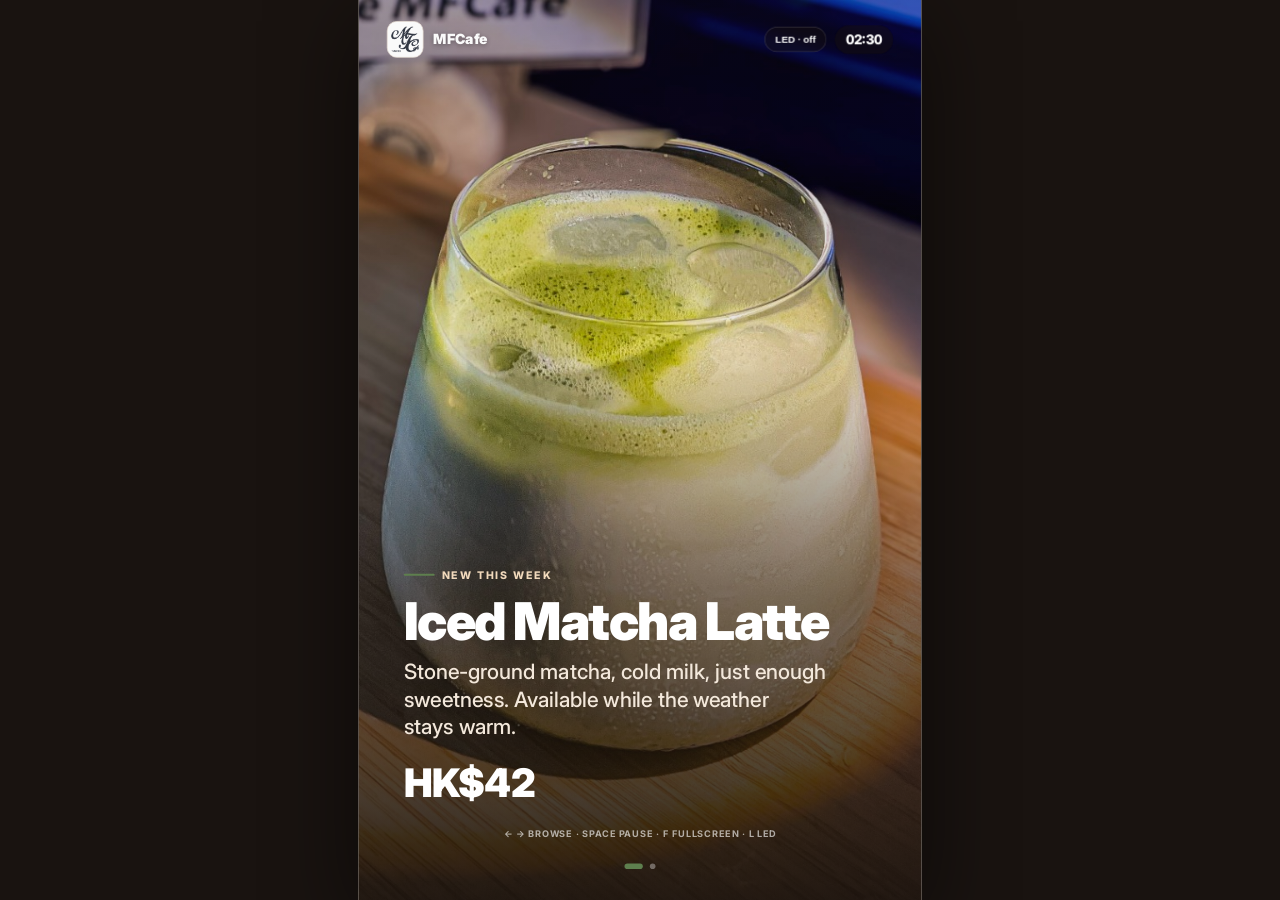
<file: poster.html>
<!DOCTYPE html>
<html lang="en">
<head>
<meta charset="UTF-8">
<meta name="viewport" content="width=device-width, initial-scale=1.0">
<title>MFCafe — Poster Screen</title>
<link rel="preconnect" href="https://fonts.googleapis.com">
<link rel="preconnect" href="https://fonts.gstatic.com" crossorigin>
<link href="https://fonts.googleapis.com/css2?family=Inter:wght@400;500;600;700;800;900&display=swap" rel="stylesheet">
<style>
  /* ============================================================
     MFCafe poster board — built for the Lakala USB screen
     (ESP32-P4 + SC7705, 800 x 1280 portrait).
     The canvas is authored at exactly 800x1280 and scaled to fit,
     so the layout never reflows on a different window size.
     ============================================================ */
  :root{
    --cream:#FBF6EF; --espresso:#2E211A; --mocha:#6B4E3D;
    --caramel:#C0803F; --caramel-soft:#E9C9A3; --line:#EDE3D7;
    --accent:#C0803F;
  }
  *{ box-sizing:border-box; -webkit-tap-highlight-color:transparent; }
  html,body{ height:100%; margin:0; }
  body{
    background:#191310; color:var(--espresso);
    font-family:'Inter',system-ui,-apple-system,'Segoe UI',sans-serif;
    display:flex; align-items:center; justify-content:center; overflow:hidden;
  }
  #frame{
    position:relative; width:800px; height:1280px; flex:0 0 auto;
    background:var(--cream); overflow:hidden;
    transform-origin:center center;
    box-shadow:0 30px 120px rgba(0,0,0,.55);
  }

  /* ---------- slides ---------- */
  #slides{ position:absolute; inset:0; }
  .slide{
    position:absolute; inset:0; opacity:0; visibility:hidden;
    transition:opacity .7s ease, visibility .7s;
    display:flex; flex-direction:column;
  }
  .slide.on{ opacity:1; visibility:visible; }
  .slide .media{ position:absolute; inset:0; background:#E7DDD0; }
  .slide .media img{ width:100%; height:100%; object-fit:cover; display:block; }
  .slide .scrim{
    position:absolute; inset:0;
    background:linear-gradient(to top, rgba(24,17,13,.92) 0%, rgba(24,17,13,.55) 34%, rgba(24,17,13,.08) 62%, rgba(24,17,13,.28) 100%);
  }
  .slide .copy{
    position:absolute; left:64px; right:64px; bottom:132px; color:#fff;
  }
  .kicker{
    display:inline-flex; align-items:center; gap:10px;
    font-size:15px; font-weight:800; letter-spacing:.18em; text-transform:uppercase;
    color:#F1D9BC; margin-bottom:18px;
  }
  .kicker::before{ content:""; width:44px; height:3px; border-radius:3px; background:var(--accent); }
  h1{ margin:0; font-size:74px; line-height:1.03; font-weight:900; letter-spacing:-.03em; text-wrap:balance; }
  h2{ margin:14px 0 0; font-size:30px; line-height:1.32; font-weight:500; color:#F3E8DB; text-wrap:pretty; }
  .price-row{ display:flex; align-items:baseline; gap:18px; margin-top:26px; flex-wrap:wrap; }
  .price{ font-size:56px; font-weight:900; letter-spacing:-.02em; color:#fff; }
  .was{ font-size:30px; font-weight:600; color:rgba(255,255,255,.55); text-decoration:line-through; }
  .badge{
    display:inline-flex; align-items:center; padding:8px 16px; border-radius:999px;
    background:var(--caramel); color:#2E211A; font-size:18px; font-weight:900;
    letter-spacing:.04em; text-transform:uppercase;
  }

  /* ---------- editorial (no photo) slide ---------- */
  .slide.paper{ background:var(--cream); }
  .slide.paper .copy{ color:var(--espresso); bottom:150px; }
  .slide.paper .kicker{ color:var(--mocha); }
  .slide.paper h1{ font-size:82px; }
  .slide.paper h2{ color:var(--mocha); }
  .paper-mark{
    position:absolute; right:-70px; top:-70px; width:420px; height:420px; border-radius:50%;
    background:radial-gradient(circle at 30% 30%, var(--caramel-soft), transparent 68%);
    opacity:.55;
  }
  .logo-plate{
    position:absolute; left:64px; top:64px; display:flex; align-items:center; gap:18px;
  }
  .logo-plate img{
    width:72px; height:72px; border-radius:20px; background:#fff;
    border:1px solid var(--line); padding:7px; object-fit:contain;
  }
  .logo-plate .wordmark{ font-size:26px; font-weight:900; letter-spacing:-.02em; }

  /* ---------- menu picks grid ---------- */
  .slide.grid{ background:var(--cream); padding:150px 64px 150px; }
  .slide.grid .head{ margin-bottom:34px; }
  .slide.grid .head .kicker{ color:var(--mocha); margin-bottom:10px; }
  .slide.grid .head h1{ font-size:56px; color:var(--espresso); }
  .cards{ display:grid; gap:22px; flex:1; }
  .cards.two{ grid-template-columns:1fr 1fr; }
  .cards.three{ grid-template-columns:1fr; }
  .card{
    position:relative; border-radius:28px; overflow:hidden; background:#fff;
    border:1px solid var(--line); display:flex; flex-direction:column; min-height:0;
  }
  .card .thumb{ position:relative; flex:1; min-height:0; background:#EFE6D9; }
  .card .thumb img{ position:absolute; inset:0; width:100%; height:100%; object-fit:cover; }
  .card .label{
    padding:20px 22px 22px; display:flex; align-items:flex-end; justify-content:space-between; gap:12px;
  }
  .card .name{ font-size:24px; font-weight:800; line-height:1.2; letter-spacing:-.01em; }
  .card .cat{ font-size:13px; font-weight:700; letter-spacing:.14em; text-transform:uppercase; color:#96826E; margin-bottom:6px; }
  .card .p{ font-size:26px; font-weight:900; white-space:nowrap; }
  .card .p s{ display:block; font-size:15px; font-weight:600; color:#B3A292; text-align:right; }
  .badge-float{
    position:absolute; left:18px; top:18px; padding:7px 14px; border-radius:999px;
    background:var(--caramel); color:#2E211A; font-size:14px; font-weight:900; letter-spacing:.05em;
  }

  /* ---------- chrome: logo, clock, dots ---------- */
  #topbar{
    position:absolute; left:0; right:0; top:0; height:112px; z-index:6;
    display:flex; align-items:center; justify-content:space-between;
    padding:0 40px; pointer-events:none;
  }
  #topbar .brand{ display:flex; align-items:center; gap:14px; opacity:.96; }
  #topbar .brand img{
    width:52px; height:52px; border-radius:14px; background:#fff; padding:5px;
    border:1px solid var(--line); object-fit:contain;
  }
  #topbar .brand span{ font-size:20px; font-weight:900; letter-spacing:-.01em; color:#fff; text-shadow:0 1px 8px rgba(0,0,0,.35); }
  #topbar.right-dark .brand span{ color:var(--espresso); text-shadow:none; }
  #meta{ display:flex; align-items:center; gap:12px; }
  #clock{
    font-variant-numeric:tabular-nums; font-size:19px; font-weight:800;
    padding:9px 15px; border-radius:999px; color:#fff;
    background:rgba(24,17,13,.42); backdrop-filter:blur(8px);
  }
  #topbar.right-dark #clock{ color:var(--espresso); background:rgba(255,255,255,.6); border:1px solid var(--line); }
  #ledChip{
    font-size:14px; font-weight:800; padding:9px 14px; border-radius:999px;
    background:rgba(24,17,13,.42); color:#fff; backdrop-filter:blur(8px);
    border:1px solid rgba(255,255,255,.16); cursor:pointer; pointer-events:auto;
  }
  #ledChip.on{ background:rgba(192,128,63,.92); color:#2E211A; border-color:transparent; }
  #topbar.right-dark #ledChip{ color:var(--espresso); background:rgba(255,255,255,.6); border-color:var(--line); }
  #topbar.right-dark #ledChip.on{ background:var(--caramel); color:#2E211A; }

  #dots{
    position:absolute; left:0; right:0; bottom:44px; z-index:6;
    display:flex; align-items:center; justify-content:center; gap:10px;
  }
  #dots i{
    width:8px; height:8px; border-radius:50%; background:rgba(255,255,255,.35);
    transition:all .3s ease; display:block;
  }
  #dots.light i{ background:rgba(46,33,26,.2); }
  #dots i.on{ width:26px; border-radius:999px; background:var(--accent); }

  #hint{
    position:absolute; left:50%; bottom:86px; transform:translateX(-50%); z-index:6;
    font-size:13px; font-weight:700; letter-spacing:.08em; text-transform:uppercase;
    color:rgba(255,255,255,.62); white-space:nowrap; transition:opacity .6s ease;
  }
  #hint.light{ color:rgba(46,33,26,.45); }
  #hint.gone{ opacity:0; }

  /* ---------- states ---------- */
  #empty{
    position:absolute; inset:0; z-index:7; display:none;
    flex-direction:column; align-items:center; justify-content:center; gap:18px;
    background:var(--cream); text-align:center; padding:80px;
  }
  #empty.show{ display:flex; }
  #empty h3{ margin:0; font-size:34px; font-weight:900; letter-spacing:-.02em; }
  #empty p{ margin:0; font-size:19px; line-height:1.6; color:var(--mocha); max-width:520px; }
  #empty code{
    font-size:16px; background:#fff; border:1px solid var(--line); border-radius:10px; padding:6px 10px;
  }
  #boot{
    position:absolute; inset:0; z-index:9; background:var(--cream);
    display:flex; align-items:center; justify-content:center; transition:opacity .5s ease;
  }
  #boot.hide{ opacity:0; pointer-events:none; }
  .spinner{
    width:34px; height:34px; border-radius:50%;
    border:3px solid var(--line); border-top-color:var(--caramel);
    animation:spin .9s linear infinite;
  }
  @keyframes spin{ to{ transform:rotate(360deg) } }
  @media (prefers-reduced-motion:reduce){
    .slide{ transition:none; }
    .spinner{ animation:none; }
  }
</style>
</head>
<body>

<div id="frame">
  <div id="slides"></div>

  <div id="topbar">
    <div class="brand">
      <img src="assets/mfcafe-logo.png" alt="">
      <span>MFCafe</span>
    </div>
    <div id="meta">
      <button id="ledChip" title="Sync the external LED controller with the current poster">LED · off</button>
      <div id="clock">--:--</div>
    </div>
  </div>

  <div id="hint">← → browse · space pause · F fullscreen · L LED</div>
  <div id="dots"></div>

  <div id="empty">
    <h3>No posters yet</h3>
    <p>Drop JPG/PNG files into <code>assets/posters/</code> and list them in
       <code>assets/posters/manifest.json</code>. Menu picks and the admin promo
       appear automatically.</p>
  </div>

  <div id="boot"><div class="spinner"></div></div>
</div>

<script>
  const APPS_SCRIPT_URL = "https://script.google.com/macros/s/AKfycby3OrR1Vbk87gEZ2gCersU6Hbct7J052oAw_OkedvQDQcvEAHEttGGEkAOlJUwSdpP8lw/exec";

  const SLIDE_MS = 12000;          // default dwell time
  const MANIFEST = "assets/posters/manifest.json";

  // Used when the page is opened straight from disk (file://), where fetch()
  // of a local JSON file is blocked by the browser.
  const FALLBACK_POSTERS = [
    { src: "assets/cropped-coldmatchalatte.jpg", kicker: "Cold", title: "Matcha Latte", caption: "Iced, shaken, not stirred", price: 42, accent: "#6E8B5B", seconds: 12000 },
    { src: "assets/cropped-coldhojichalatte.jpg", kicker: "Cold", title: "Hojicha Latte", caption: "Roasted tea, creamy finish", price: 40, accent: "#A9713F", seconds: 12000 },
  ];

  const state = {
    posters: [],      // manual entries from the manifest
    autos: [],        // promo / offer / picks built from the backend
    slides: [],       // rendered deck
    index: 0,
    paused: false,
    timer: null,
    accent: "#C0803F",
    menuSig: "",
  };

  /* ---------------- fit the 800x1280 canvas ---------------- */
  function fitFrame() {
    const frame = document.getElementById("frame");
    const k = Math.min(window.innerWidth / 800, window.innerHeight / 1280);
    frame.style.transform = `scale(${k})`;
  }
  window.addEventListener("resize", fitFrame);
  fitFrame();

  /* ---------------- clock ---------------- */
  function tickClock() {
    const now = new Date();
    document.getElementById("clock").textContent =
      now.toLocaleTimeString([], { hour: "2-digit", minute: "2-digit", hour12: false });
  }
  setInterval(tickClock, 10000);
  tickClock();

  /* ---------------- helpers ---------------- */
  const money = v => "HK$" + (Math.round(Number(v) * 10) / 10).toFixed(0);
  const esc = s => String(s == null ? "" : s).replace(/[&<>"']/g, c =>
    ({ "&": "&amp;", "<": "&lt;", ">": "&gt;", '"': "&quot;", "'": "&#39;" }[c]));
  const num = v => { const n = Number(v); return Number.isFinite(n) ? n : 0; };

  function loadImage(src) {
    return new Promise((resolve, reject) => {
      const img = new Image();
      img.onload = () => resolve(src);
      img.onerror = reject;
      img.src = src;
    });
  }

  /* ---------------- manual posters ---------------- */
  async function loadManifest() {
    try {
      const res = await fetch(`${MANIFEST}?v=${Date.now()}`, { cache: "no-store" });
      if (!res.ok) throw new Error(res.status);
      const data = await res.json();
      const list = Array.isArray(data) ? data : (data.posters || []);
      state.posters = list.filter(p => p && p.src);
    } catch (err) {
      state.posters = FALLBACK_POSTERS.slice();
    }
  }

  /* ---------------- backend content ---------------- */
  async function loadRemote() {
    try {
      const res = await fetch(`${APPS_SCRIPT_URL}?action=getInitialData&_t=${Date.now()}`, { cache: "no-store" });
      const data = await res.json();
      state.menuSig = JSON.stringify([
        (data.menu || []).map(i => [i.name, i.price, i.offerPrice, i.imageUrl, i.available, i.soldOut]),
        data.promoPopup || null,
      ]);
      state.autos = buildAutos(data);
    } catch (err) {
      state.autos = [];
    }
  }

  function buildAutos(data) {
    const out = [];
    const promo = data.promoPopup || {};
    if (promo.active && (promo.title || promo.imageUrl)) {
      out.push({
        type: "promo",
        kicker: "Now on",
        title: promo.title || "Today at MFCafe",
        body: promo.body || "",
        img: promo.imageUrl || "",
        accent: "#C0803F",
        seconds: 12000,
      });
    }

    const menu = (data.menu || []).filter(i =>
      i && i.available !== false && !i.soldOut && !i.isSnack && !i.coldPaused);

    const offers = menu
      .filter(i => num(i.offerPrice) > 0 && num(i.offerPrice) < num(i.price))
      .sort((a, b) => num(a.offerPrice) / num(a.price) - num(b.offerPrice) / num(b.price))
      .slice(0, 2);

    offers.forEach(i => {
      out.push({
        type: "offer",
        kicker: "Today's offer",
        title: i.name,
        body: i.description || "",
        img: i.imageUrl || "",
        price: num(i.offerPrice),
        was: num(i.price),
        accent: "#B4532F",
        seconds: 12000,
      });
    });

    const picks = menu.filter(i => i.imageUrl).slice(0, 6);
    for (let n = 0; n < picks.length; n += 3) {
      out.push({
        type: "picks",
        kicker: "Fresh from the bar",
        title: n === 0 ? "Today's picks" : "More to love",
        items: picks.slice(n, n + 3),
        accent: "#C0803F",
        seconds: 14000,
      });
    }
    return out;
  }

  /* ---------------- rendering ---------------- */
  function slideFromPoster(p) {
    return {
      type: "photo",
      kicker: p.kicker || "MFCafe",
      title: p.title || "",
      body: p.caption || "",
      img: p.src,
      price: p.price != null ? num(p.price) : null,
      was: p.was != null ? num(p.was) : null,
      accent: p.accent || "#C0803F",
      seconds: Math.max(4000, num(p.seconds) || SLIDE_MS),
    };
  }

  function el(html) {
    const t = document.createElement("template");
    t.innerHTML = html.trim();
    return t.content.firstElementChild;
  }

  function pickCard(item) {
    const off = num(item.offerPrice) > 0 && num(item.offerPrice) < num(item.price);
    return `<div class="card">
      <div class="thumb">${item.imageUrl ? `<img src="${esc(item.imageUrl)}" alt="">` : ""}</div>
      ${off ? `<span class="badge-float">Offer</span>` : ""}
      <div class="label">
        <div>
          <div class="cat">${esc(item.category || "Drink")}</div>
          <div class="name">${esc(item.name)}</div>
        </div>
        <div class="p">${money(off ? item.offerPrice : item.price)}${off ? `<s>${money(item.price)}</s>` : ""}</div>
      </div>
    </div>`;
  }

  function slideMarkup(s) {
    if (s.type === "picks") {
      const cols = s.items.length <= 1 ? "three" : (s.items.length === 2 ? "two" : "three");
      return `<div class="slide paper grid">
        <div class="logo-plate"><img src="assets/mfcafe-logo.png" alt=""><div class="wordmark">MFCafe</div></div>
        <div class="head">
          <div class="kicker">${esc(s.kicker)}</div>
          <h1>${esc(s.title)}</h1>
        </div>
        <div class="cards ${cols}">${s.items.map(pickCard).join("")}</div>
      </div>`;
    }

    if (s.type === "offer" || s.type === "promo" || s.type === "photo") {
      const photo = s.img ? `<div class="media"><img src="${esc(s.img)}" alt=""></div><div class="scrim"></div>` : "";
      const paper = s.img ? "" : " paper";
      const mark = s.img ? "" : `<div class="paper-mark"></div>`;
      const plate = s.img ? "" : `<div class="logo-plate"><img src="assets/mfcafe-logo.png" alt=""><div class="wordmark">MFCafe</div></div>`;
      const badge = s.type === "offer" ? `<span class="badge">Save ${Math.max(1, Math.round((1 - s.price / s.was) * 100))}%</span>` : "";
      const prices = s.price != null
        ? `<div class="price-row"><span class="price" style="color:${s.img ? "#fff" : "var(--espresso)"}">${money(s.price)}</span>${s.was != null ? `<span class="was" style="${s.img ? "" : "color:#A8988A"}">${money(s.was)}</span>` : ""}${badge}</div>`
        : "";
      return `<div class="slide${paper}" style="--accent:${esc(s.accent)}">
        ${photo}${mark}${plate}
        <div class="copy">
          <div class="kicker">${esc(s.kicker)}</div>
          <h1>${esc(s.title)}</h1>
          ${s.body ? `<h2>${esc(s.body)}</h2>` : ""}
          ${prices}
        </div>
      </div>`;
    }
    return "";
  }

  function deck() {
    return [...state.posters.map(slideFromPoster), ...state.autos];
  }

  function render() {
    const host = document.getElementById("slides");
    const dots = document.getElementById("dots");
    state.slides = deck();

    host.innerHTML = "";
    dots.innerHTML = "";
    document.getElementById("empty").classList.toggle("show", state.slides.length === 0);
    if (!state.slides.length) return;

    state.slides.forEach((s, i) => {
      const node = el(slideMarkup(s));
      if (!node) return;
      node.dataset.i = i;
      host.appendChild(node);
      dots.appendChild(el(`<i data-i="${i}"></i>`));
    });

    if (state.index >= state.slides.length) state.index = 0;
    show(state.index, true);
  }

  function show(i, silent) {
    const slides = document.querySelectorAll(".slide");
    if (!slides.length) return;
    state.index = (i + slides.length) % slides.length;
    slides.forEach((n, k) => n.classList.toggle("on", k === state.index));

    const s = state.slides[state.index];
    document.querySelectorAll("#dots i").forEach((d, k) => d.classList.toggle("on", k === state.index));

    const light = s.type === "picks" || !s.img;
    document.getElementById("dots").classList.toggle("light", light);
    document.getElementById("hint").classList.toggle("light", light);
    document.getElementById("topbar").classList.toggle("right-dark", light);

    document.documentElement.style.setProperty("--accent", s.accent || "#C0803F");
    state.accent = s.accent || "#C0803F";
    if (!silent) sendLed(state.accent);
    restartTimer(s.seconds || SLIDE_MS);
  }

  function restartTimer(ms) {
    clearTimeout(state.timer);
    if (state.paused) return;
    state.timer = setTimeout(() => show(state.index + 1), ms);
  }

  /* ---------------- LED bridge (Web Serial) ---------------- */
  let ledPort = null;
  let ledWriter = null;
  let ledAuto = localStorage.getItem("mfcafe_poster_led") !== "0";

  function ledChip() { return document.getElementById("ledChip"); }

  function paintLedChip() {
    const chip = ledChip();
    if (!("serial" in navigator)) { chip.style.display = "none"; return; }
    chip.classList.toggle("on", !!ledWriter);
    chip.textContent = !ledWriter ? "LED · off" : (ledAuto ? "LED · auto" : "LED · linked");
    chip.title = ledWriter
      ? "Click to " + (ledAuto ? "hold" : "resume") + " automatic colour sync"
      : "Click to connect the external LED controller";
  }

  async function connectLed() {
    if (ledWriter) {
      ledAuto = !ledAuto;
      localStorage.setItem("mfcafe_poster_led", ledAuto ? "1" : "0");
      if (ledAuto) sendLed(state.accent);
      paintLedChip();
      return;
    }
    try {
      ledPort = await navigator.serial.requestPort();
      await ledPort.open({ baudRate: 115200 });
      ledWriter = ledPort.writable.getWriter();
      ledAuto = true;
      localStorage.setItem("mfcafe_poster_led", "1");
      sendLed(state.accent);
    } catch (err) {
      ledWriter = null;
    }
    paintLedChip();
  }

  function sendLed(hex) {
    if (!ledWriter || !ledAuto) return;
    const m = /^#?([0-9a-f]{6})$/i.exec(hex);
    if (!m) return;
    const v = parseInt(m[1], 16);
    const line = `RGB ${(v >> 16) & 255} ${(v >> 8) & 255} ${v & 255}\n`;
    ledWriter.write(new TextEncoder().encode(line)).catch(() => {
      ledWriter = null;
      paintLedChip();
    });
  }

  ledChip().addEventListener("click", connectLed);
  paintLedChip();

  /* ---------------- controls ---------------- */
  document.addEventListener("keydown", e => {
    if (e.key === "ArrowRight" || e.key === " ") { e.preventDefault(); show(state.index + 1); }
    else if (e.key === "ArrowLeft") { e.preventDefault(); show(state.index - 1); }
    else if (e.key === "f" || e.key === "F") {
      if (document.fullscreenElement) document.exitFullscreen();
      else document.documentElement.requestFullscreen();
    } else if (e.key === "l" || e.key === "L") connectLed();
    else if (e.key === "p" || e.key === "P") {
      state.paused = !state.paused;
      restartTimer(state.slides[state.index]?.seconds || SLIDE_MS);
    }
  });

  document.getElementById("dots").addEventListener("click", e => {
    const d = e.target.closest("i");
    if (d) show(Number(d.dataset.i));
  });

  document.addEventListener("visibilitychange", () => {
    if (document.hidden) clearTimeout(state.timer);
    else restartTimer(state.slides[state.index]?.seconds || SLIDE_MS);
  });

  /* ---------------- boot ---------------- */
  (async function boot() {
    await loadManifest();
    await loadRemote();
    render();
    document.getElementById("boot").classList.add("hide");
    setTimeout(() => document.getElementById("hint").classList.add("gone"), 7000);

    // Refresh backend content every minute; keep the same slide if the deck
    // is unchanged so the screen never blinks for nothing.
    setInterval(async () => {
      const before = state.menuSig;
      await loadRemote();
      if (state.menuSig !== before) {
        const keep = state.index;
        render();
        show(Math.min(keep, state.slides.length - 1), true);
      }
    }, 60000);
  })();
</script>
</body>
</html>
</file>
